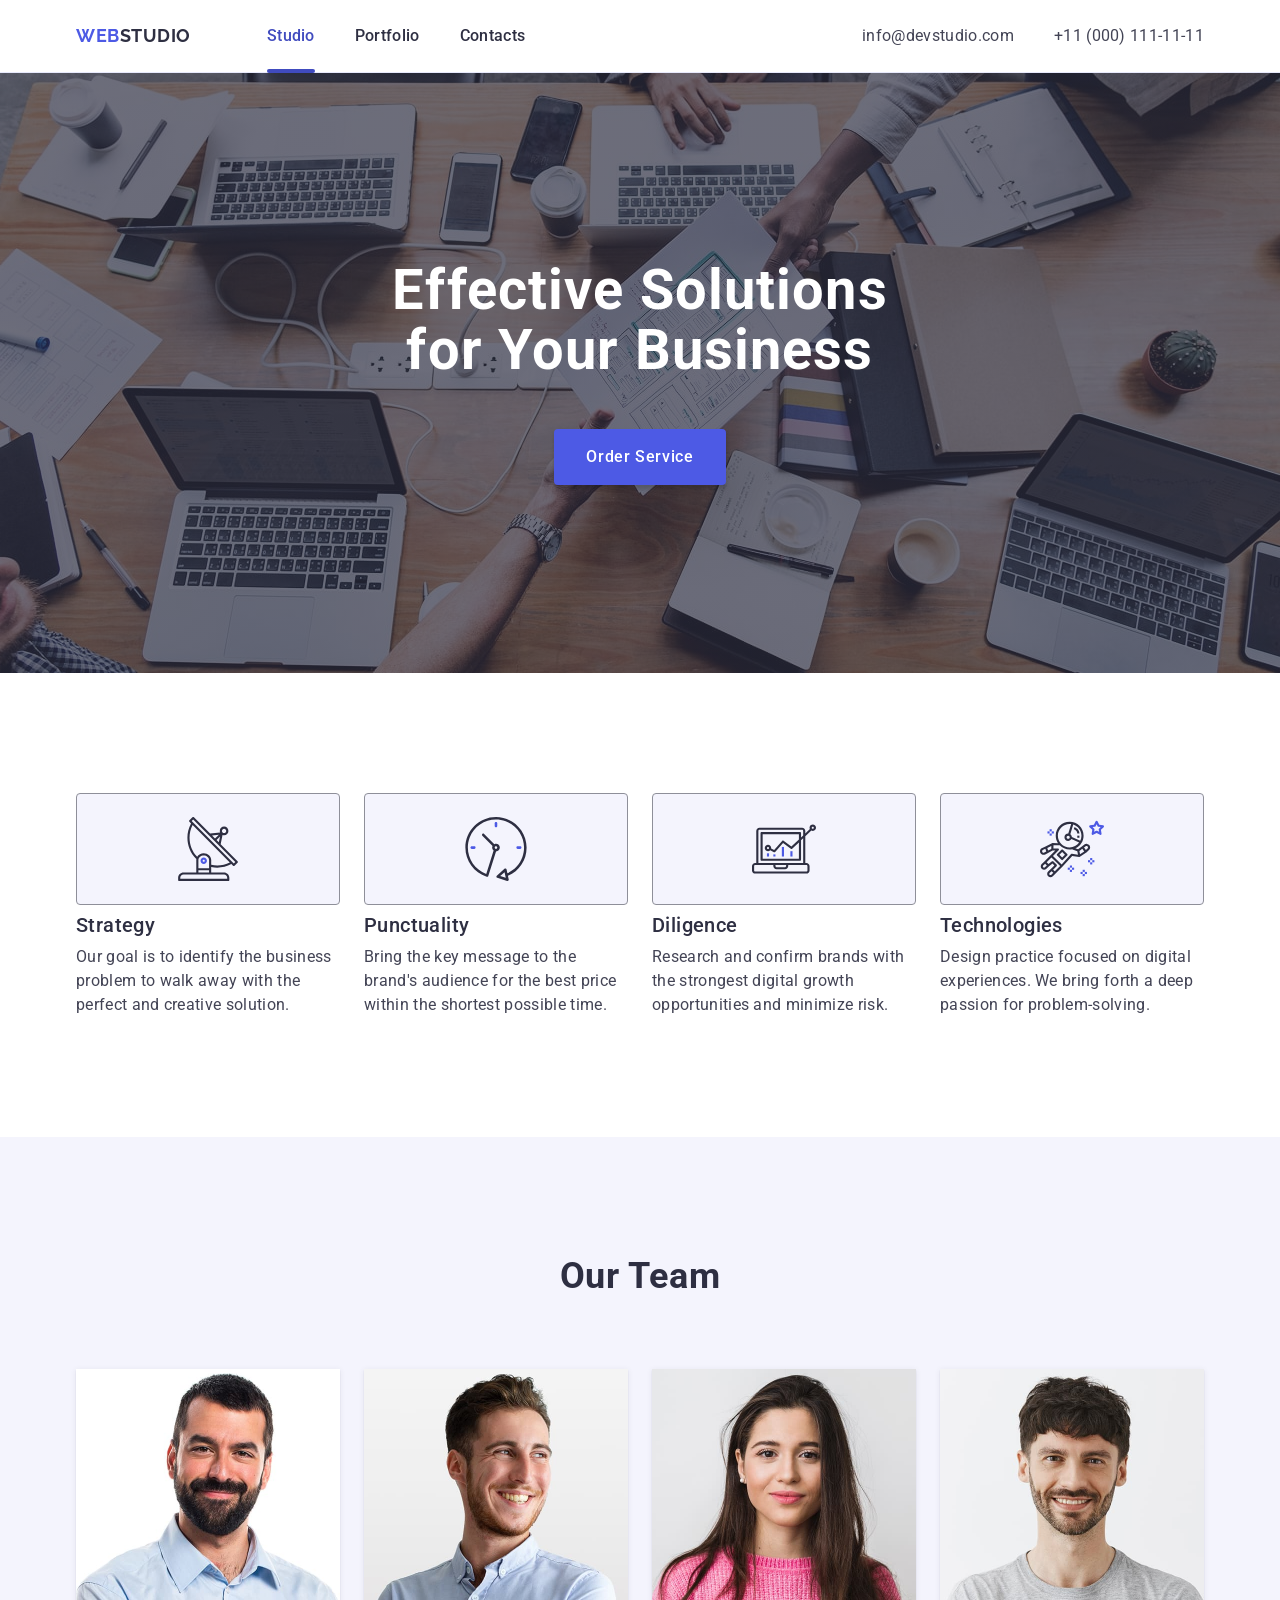
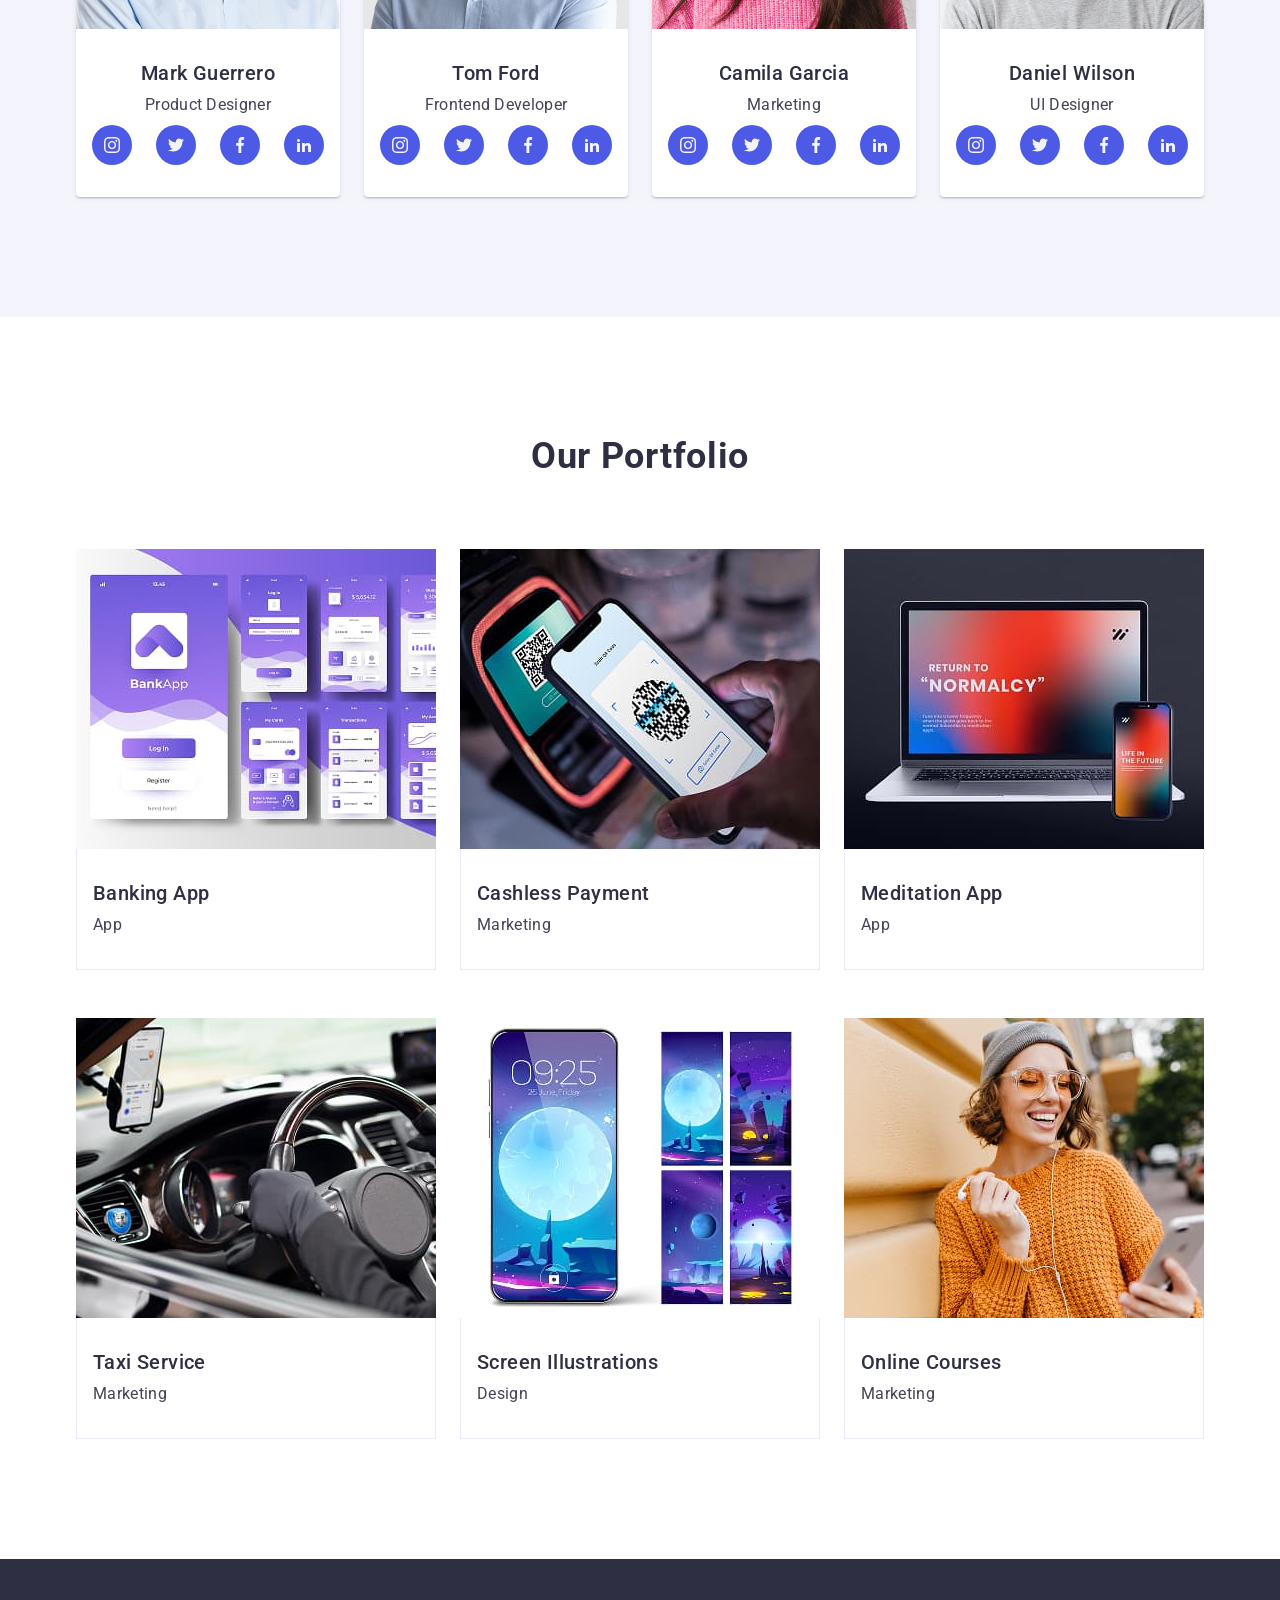
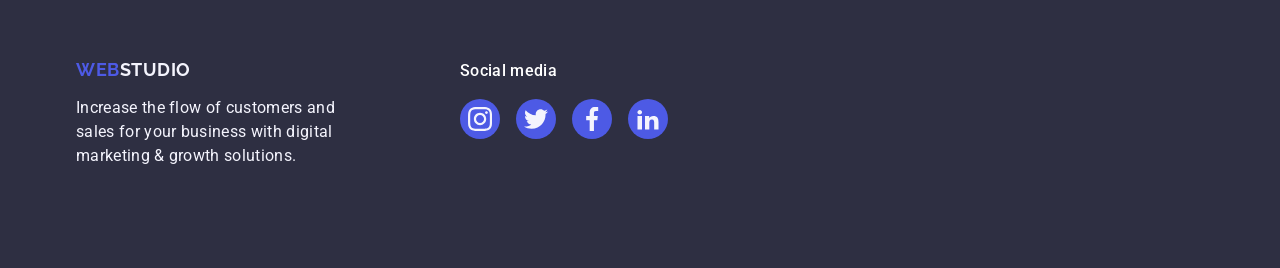
<file: index.html>
<!DOCTYPE html>
<html lang="en">
  <head>
    <meta charset="UTF-8" />
    <meta name="viewport" content="width=device-width, initial-scale=1.0" />
    <title>WebStudio</title>

    <link
      rel="stylesheet"
      href="https://cdnjs.cloudflare.com/ajax/libs/modern-normalize/3.0.1/modern-normalize.min.css"
      integrity="sha512-q6WgHqiHlKyOqslT/lgBgodhd03Wp4BEqKeW6nNtlOY4quzyG3VoQKFrieaCeSnuVseNKRGpGeDU3qPmabCANg=="
      crossorigin="anonymous"
      referrerpolicy="no-referrer"
    />
    <link rel="preconnect" href="https://fonts.googleapis.com" />
    <link rel="preconnect" href="https://fonts.gstatic.com" crossorigin />
    <link
      href="https://fonts.googleapis.com/css2?family=Raleway:wght@700&family=Roboto:wght@400;500;700&display=swap"
      rel="stylesheet"
    />
    <link rel="stylesheet" href="./css/styles.css" />
  </head>
  <body>
    <header class="page-header">
      <div class="container header-container">
        <nav class="header-nav">
          <a class="logo header-logo" href="./index.html"
            >Web<span class="logo-part">Studio</span></a
          >
          <ul class="nav-list">
            <li class="nav-item">
              <a class="nav-link current" href="./index.html">Studio</a>
            </li>
            <li class="nav-item"><a class="nav-link" href="">Portfolio</a></li>
            <li class="nav-item"><a class="nav-link" href="">Contacts</a></li>
          </ul>
        </nav>

        <address class="address">
          <ul class="address-list">
            <li class="address-item">
              <a class="address-link" href="mailto:info@devstudio.com"
                >info@devstudio.com</a
              >
            </li>
            <li class="address-item">
              <a class="address-link" href="tel:+110001111111"
                >+11 (000) 111-11-11</a
              >
            </li>
          </ul>
        </address>
      </div>
    </header>

    <main>
      <section class="hero">
        <div class="container">
          <h1 class="hero-title">Effective Solutions for Your Business</h1>
          <button class="hero-button" type="button">Order Service</button>
        </div>
      </section>

      <section class="section advantages">
        <div class="container">
          <h2 class="visually-hidden">Our advantages</h2>
          <ul class="advantages-list">
            <li class="advantages-item">
              <div class="advantages-icon">
                <svg class="advantages-svg" width="64" height="64">
                  <use href="./images/icons.svg#icon-antenna"></use>
                </svg>
              </div>
              <h3 class="subtitle">Strategy</h3>
              <p class="section-text">
                Our goal is to identify the business problem to walk away with
                the perfect and creative solution.
              </p>
            </li>
            <li class="advantages-item">
              <div class="advantages-icon">
                <svg class="advantages-svg" width="64" height="64">
                  <use href="./images/icons.svg#icon-clock"></use>
                </svg>
              </div>
              <h3 class="subtitle">Punctuality</h3>
              <p class="section-text">
                Bring the key message to the brand's audience for the best price
                within the shortest possible time.
              </p>
            </li>
            <li class="advantages-item">
              <div class="advantages-icon">
                <svg class="advantages-svg" width="64" height="64">
                  <use href="./images/icons.svg#icon-diagram"></use>
                </svg>
              </div>
              <h3 class="subtitle">Diligence</h3>
              <p class="section-text">
                Research and confirm brands with the strongest digital growth
                opportunities and minimize risk.
              </p>
            </li>
            <li class="advantages-item">
              <div class="advantages-icon">
                <svg class="advantages-svg" width="64" height="64">
                  <use href="./images/icons.svg#icon-astronaut"></use>
                </svg>
              </div>
              <h3 class="subtitle">Technologies</h3>
              <p class="section-text">
                Design practice focused on digital experiences. We bring forth a
                deep passion for problem-solving.
              </p>
            </li>
          </ul>
        </div>
      </section>
      <section class="section team">
        <div class="container">
          <h2 class="section-title">Our Team</h2>
          <ul class="team-list">
            <li class="team-item">
              <img
                src="./images/team/img-3.jpg"
                alt="photo Mark"
                width="264"
                height="260"
              />
              <div class="section-content">
                <h3 class="subtitle">Mark Guerrero</h3>
                <p class="section-text team-p">Product Designer</p>
                <ul class="team-icon-list">
                  <li class="team-icon-item">
                    <a
                      class="team-icon-link"
                      href="../images/icons.svg"
                      target="_blank"
                    >
                      <svg class="team-icon" width="16" height="16">
                        <use href="./images/icons.svg#icon-instagram"></use>
                      </svg>
                    </a>
                  </li>
                  <li class="team-icon-item">
                    <a
                      class="team-icon-link"
                      href="../images/icons.svg"
                      target="_blank"
                    >
                      <svg class="team-icon" width="16" height="16">
                        <use href="./images/icons.svg#icon-twitter"></use>
                      </svg>
                    </a>
                  </li>
                  <li class="team-icon-item">
                    <a
                      class="team-icon-link"
                      href="../images/icons.svg"
                      target="_blank"
                    >
                      <svg class="team-icon" width="16" height="16">
                        <use href="./images/icons.svg#icon-facebook"></use>
                      </svg>
                    </a>
                  </li>
                  <li class="team-icon-item">
                    <a
                      class="team-icon-link"
                      href="../images/icons.svg"
                      target="_blank"
                    >
                      <svg class="team-icon" width="16" height="16">
                        <use href="./images/icons.svg#icon-linkedin2"></use>
                      </svg>
                    </a>
                  </li>
                </ul>
              </div>
            </li>
            <li class="team-item">
              <img
                src="./images/team/img-2.jpg"
                alt="photo Tom"
                width="264"
                height="260"
              />
              <div class="section-content">
                <h3 class="subtitle">Tom Ford</h3>
                <p class="section-text team-p">Frontend Developer</p>
                <ul class="team-icon-list">
                  <li class="team-icon-item">
                    <a
                      class="team-icon-link"
                      href="../images/icons.svg"
                      target="_blank"
                    >
                      <svg class="team-icon" width="16" height="16">
                        <use href="./images/icons.svg#icon-instagram"></use>
                      </svg>
                    </a>
                  </li>
                  <li class="team-icon-item">
                    <a
                      class="team-icon-link"
                      href="../images/icons.svg"
                      target="_blank"
                    >
                      <svg class="team-icon" width="16" height="16">
                        <use href="./images/icons.svg#icon-twitter"></use>
                      </svg>
                    </a>
                  </li>
                  <li class="team-icon-item">
                    <a
                      class="team-icon-link"
                      href="../images/icons.svg"
                      target="_blank"
                    >
                      <svg class="team-icon" width="16" height="16">
                        <use href="./images/icons.svg#icon-facebook"></use>
                      </svg>
                    </a>
                  </li>
                  <li class="team-icon-item">
                    <a
                      class="team-icon-link"
                      href="../images/icons.svg"
                      target="_blank"
                    >
                      <svg class="team-icon" width="16" height="16">
                        <use href="./images/icons.svg#icon-linkedin2"></use>
                      </svg>
                    </a>
                  </li>
                </ul>
              </div>
            </li>
            <li class="team-item">
              <img
                src="./images/team/img-1.jpg"
                alt="photo Camila"
                width="264"
                height="260"
              />
              <div class="section-content">
                <h3 class="subtitle">Camila Garcia</h3>
                <p class="section-text team-p">Marketing</p>
                <ul class="team-icon-list">
                  <li class="team-icon-item">
                    <a
                      class="team-icon-link"
                      href="../images/icons.svg"
                      target="_blank"
                    >
                      <svg class="team-icon" width="16" height="16">
                        <use href="./images/icons.svg#icon-instagram"></use>
                      </svg>
                    </a>
                  </li>
                  <li class="team-icon-item">
                    <a
                      class="team-icon-link"
                      href="../images/icons.svg"
                      target="_blank"
                    >
                      <svg class="team-icon" width="16" height="16">
                        <use href="./images/icons.svg#icon-twitter"></use>
                      </svg>
                    </a>
                  </li>
                  <li class="team-icon-item">
                    <a
                      class="team-icon-link"
                      href="../images/icons.svg"
                      target="_blank"
                    >
                      <svg class="team-icon" width="16" height="16">
                        <use href="./images/icons.svg#icon-facebook"></use>
                      </svg>
                    </a>
                  </li>
                  <li class="team-icon-item">
                    <a
                      class="team-icon-link"
                      href="../images/icons.svg"
                      target="_blank"
                    >
                      <svg class="team-icon" width="16" height="16">
                        <use href="./images/icons.svg#icon-linkedin2"></use>
                      </svg>
                    </a>
                  </li>
                </ul>
              </div>
            </li>
            <li class="team-item">
              <img
                src="./images/team/img.jpg"
                alt="photo Daniel"
                width="264"
                height="260"
              />
              <div class="section-content">
                <h3 class="subtitle">Daniel Wilson</h3>
                <p class="section-text team-p">UI Designer</p>
                <ul class="team-icon-list">
                  <li class="team-icon-item">
                    <a
                      class="team-icon-link"
                      href="../images/icons.svg"
                      target="_blank"
                    >
                      <svg class="team-icon" width="16" height="16">
                        <use href="./images/icons.svg#icon-instagram"></use>
                      </svg>
                    </a>
                  </li>
                  <li class="team-icon-item">
                    <a
                      class="team-icon-link"
                      href="../images/icons.svg"
                      target="_blank"
                    >
                      <svg class="team-icon" width="16" height="16">
                        <use href="./images/icons.svg#icon-twitter"></use>
                      </svg>
                    </a>
                  </li>
                  <li class="team-icon-item">
                    <a
                      class="team-icon-link"
                      href="../images/icons.svg"
                      target="_blank"
                    >
                      <svg class="team-icon" width="16" height="16">
                        <use href="./images/icons.svg#icon-facebook"></use>
                      </svg>
                    </a>
                  </li>
                  <li class="team-icon-item">
                    <a
                      class="team-icon-link"
                      href="../images/icons.svg"
                      target="_blank"
                    >
                      <svg class="team-icon" width="16" height="16">
                        <use href="./images/icons.svg#icon-linkedin2"></use>
                      </svg>
                    </a>
                  </li>
                </ul>
              </div>
            </li>
          </ul>
        </div>
      </section>
      <section class="section portfolio">
        <div class="container">
          <h2 class="section-title">Our Portfolio</h2>
          <ul class="portfolio-list">
            <li class="portfolio-item">
              <div class="thumb">
                <img
                  class="portfolio-img"
                  src="./images/portfolio/img1.jpg"
                  alt="bankapp"
                  width="360"
                  height="300"
                />
                <p class="overlay">
                  14 Stylish and User-Friendly App Design Concepts · Task
                  Manager App · Calorie Tracker App · Exotic Fruit Ecommerce App
                  · Cloud Storage App
                </p>
              </div>
              <div class="section-content">
                <h3 class="subtitle">Banking App</h3>
                <p class="section-text">App</p>
              </div>
            </li>
            <li class="portfolio-item">
              <div class="thumb">
                <img
                  class="portfolio-img"
                  src="./images/portfolio/img2.jpg"
                  alt="Cashless Payment"
                  width="360"
                  height="300"
                />
                <p class="overlay">
                  14 Stylish and User-Friendly App Design Concepts · Task
                  Manager App · Calorie Tracker App · Exotic Fruit Ecommerce App
                  · Cloud Storage App
                </p>
              </div>
              <div class="section-content">
                <h3 class="subtitle">Cashless Payment</h3>
                <p class="section-text">Marketing</p>
              </div>
            </li>
            <li class="portfolio-item">
              <div class="thumb">
                <img
                  class="portfolio-img"
                  src="./images/portfolio/img3.jpg"
                  alt="Meditation App"
                  width="360"
                  height="300"
                />
                <p class="overlay">
                  14 Stylish and User-Friendly App Design Concepts · Task
                  Manager App · Calorie Tracker App · Exotic Fruit Ecommerce App
                  · Cloud Storage App
                </p>
              </div>
              <div class="section-content">
                <h3 class="subtitle">Meditation App</h3>
                <p class="section-text">App</p>
              </div>
            </li>
            <li class="portfolio-item">
              <div class="thumb">
                <img
                  class="portfolio-img"
                  src="./images/portfolio/img4.jpg"
                  alt="Taxi Service"
                  width="360"
                  height="300"
                />
                <p class="overlay">
                  14 Stylish and User-Friendly App Design Concepts · Task
                  Manager App · Calorie Tracker App · Exotic Fruit Ecommerce App
                  · Cloud Storage App
                </p>
              </div>
              <div class="section-content">
                <h3 class="subtitle">Taxi Service</h3>
                <p class="section-text">Marketing</p>
              </div>
            </li>
            <li class="portfolio-item">
              <div class="thumb">
                <img
                  class="portfolio-img"
                  src="./images/portfolio/img5.jpg"
                  alt="Screen Illustrations"
                  width="360"
                  height="300"
                />
                <p class="overlay">
                  14 Stylish and User-Friendly App Design Concepts · Task
                  Manager App · Calorie Tracker App · Exotic Fruit Ecommerce App
                  · Cloud Storage App
                </p>
              </div>
              <div class="section-content">
                <h3 class="subtitle">Screen Illustrations</h3>
                <p class="section-text">Design</p>
              </div>
            </li>
            <li class="portfolio-item">
              <div class="thumb">
                <img
                  class="portfolio-img"
                  src="./images/portfolio/img6.jpg"
                  alt="Online Courses"
                  width="360"
                  height="300"
                />

                <p class="overlay">
                  14 Stylish and User-Friendly App Design Concepts · Task
                  Manager App · Calorie Tracker App · Exotic Fruit Ecommerce App
                  · Cloud Storage App
                </p>
              </div>
              <div class="section-content">
                <h3 class="subtitle">Online Courses</h3>
                <p class="section-text">Marketing</p>
              </div>
            </li>
          </ul>
        </div>
      </section>
    </main>
    <footer class="page-footer">
      <div class="container">
        <div class="footer-logo-text">
          <a class="logo footer-logo" href="./index.html"
            >Web<span class="logo-part">Studio</span></a
          >
          <p class="footer-text">
            Increase the flow of customers and sales for your business with
            digital marketing & growth solutions.
          </p>
        </div>
        <div class="footer-social">
          <p class="footer-social-p">Social media</p>
          <ul class="footer-icon-list">
            <li class="footer-icon-item">
              <a
                class="team-icon-link footer"
                href="../images/icons.svg"
                target="_blank"
              >
                <svg class="team-icon" width="24" height="24">
                  <use href="./images/icons.svg#icon-instagram"></use>
                </svg>
              </a>
            </li>
            <li class="footer-icon-item">
              <a
                class="team-icon-link footer"
                href="../images/icons.svg"
                target="_blank"
              >
                <svg class="team-icon" width="24" height="24">
                  <use href="./images/icons.svg#icon-twitter"></use>
                </svg>
              </a>
            </li>
            <li class="footer-icon-item">
              <a
                class="team-icon-link footer"
                href="../images/icons.svg"
                target="_blank"
              >
                <svg class="team-icon" width="24" height="24">
                  <use href="./images/icons.svg#icon-facebook"></use>
                </svg>
              </a>
            </li>
            <li class="footer-icon-item">
              <a
                class="team-icon-link footer"
                href="../images/icons.svg"
                target="_blank"
              >
                <svg class="team-icon" width="24" height="24">
                  <use href="./images/icons.svg#icon-linkedin2"></use>
                </svg>
              </a>
            </li>
          </ul>
        </div>
      </div>
    </footer>
  </body>
</html>
</file>
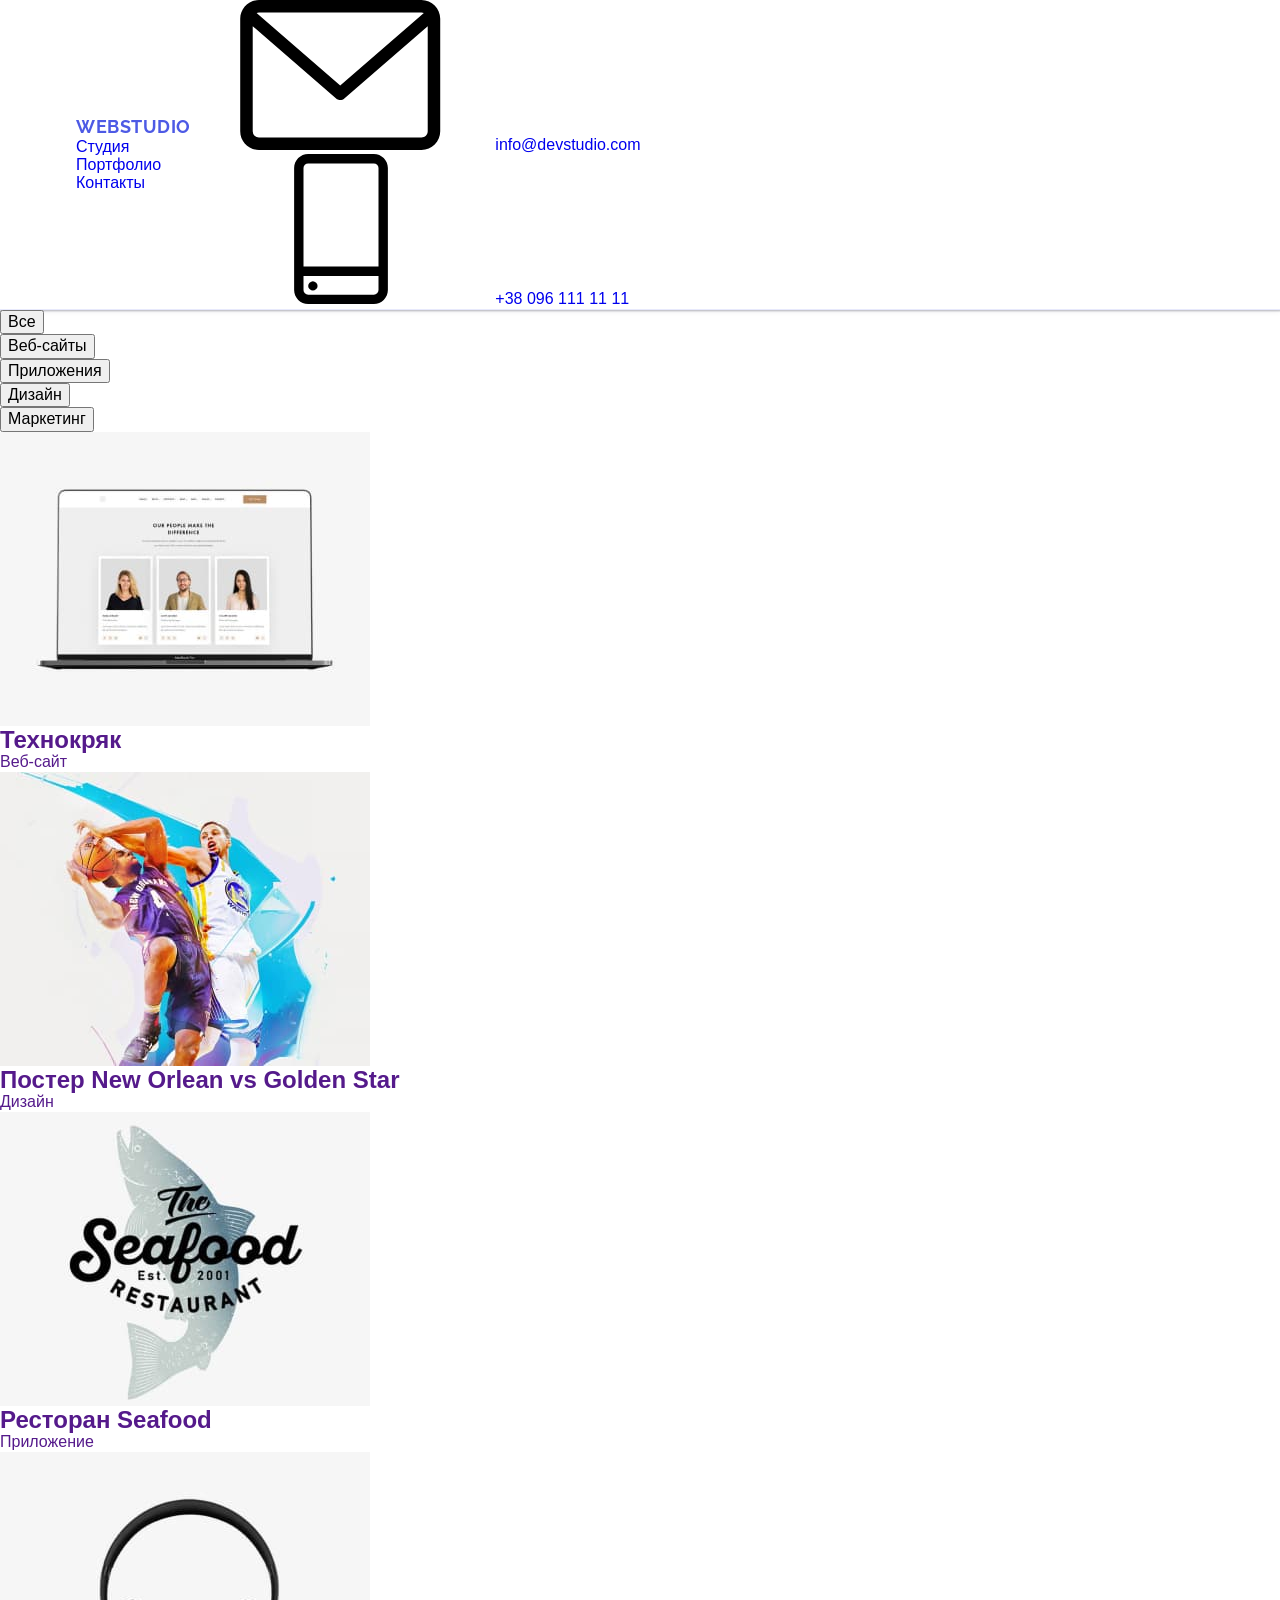
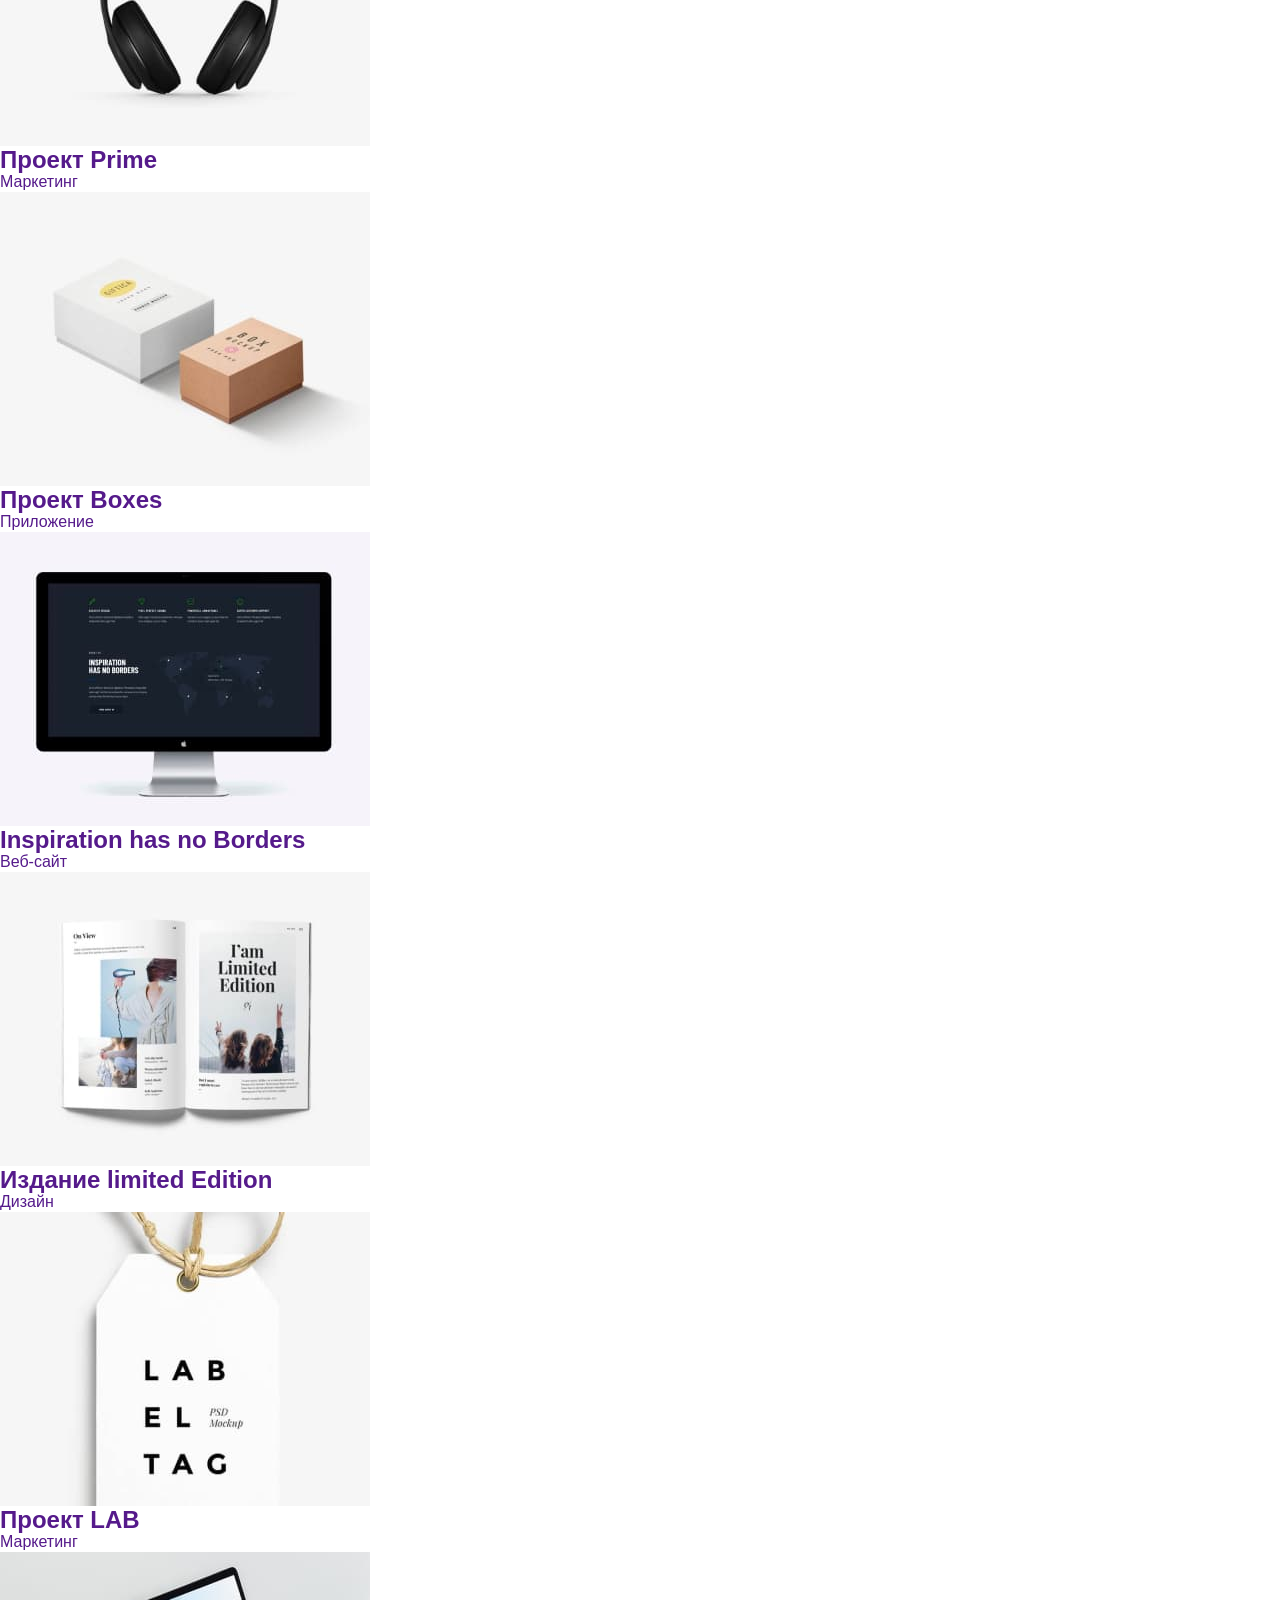
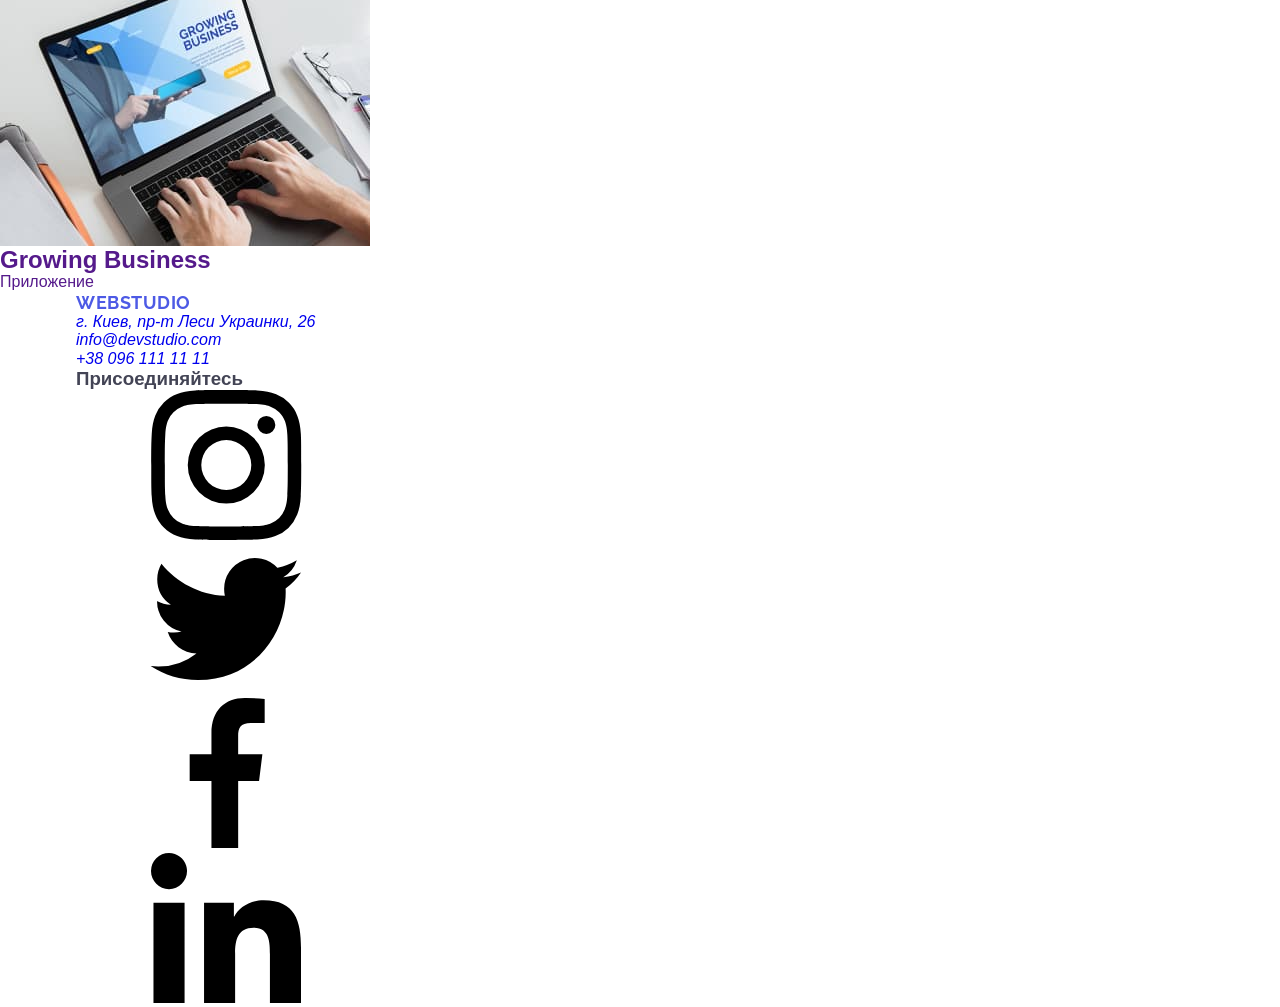
<file: portfolio.html>
<!DOCTYPE html>
<html lang="ru">
<head>
    <meta charset="UTF-8">
    <meta name="viewport" content="width=device-width, initial-scale=1.0">
    <title>Портфолио</title>
    <link href="https://fonts.googleapis.com/css2?family=Raleway:wght@700&display=swap" rel="stylesheet">
    <link rel="stylesheet" href="https://cdnjs.cloudflare.com/ajax/libs/modern-normalize/1.0.0/modern-normalize.min.css" />
    <link rel="stylesheet" href="./css/styles.css">
</head>

<body>
<!-- шапка сайта -->

<header class="page-header">
    <div class="container header-container">
        <nav class="navigation">
            <a href="./index.html" class="logo"> Web<span class="logo-studio">Studio</span></a>
        
            <ul class="list site-nav">
                <li class="item"><a href="./index.html" class="link">Студия</a></li>
                <li class="item"><a href="./portfolio.html" class="link">Портфолио</a></li>
                <li class="item"><a href="#contacts" class="link">Контакты</a></li>
            </ul>
        </nav>
        
        <ul class="list auth-nav">
            <li class="item"><a href="mailto:info@devstudio.com" class="link link-mail">
                    <svg class="email-icon">
                        <use href="./images/icons/sprite.svg#icon-envelope"></use>
                    </svg>
                    info@devstudio.com</a></li>
            <li class="item"><a href="tel:+380961111111" class="link link-tell">
                    <svg class="tell-icon">
                        <use href="./images/icons/sprite.svg#icon-smartphone"></use>
                    </svg>
                    +38 096 111 11 11</a></li>
        </ul>        
    </div>
        
</header>

<main>
    <div class="progect-container">
        <div class="filtr">
            <ul class="list nav-progect">
                <li class="item"><button class="btn-filtr" type="button">Все</button></li>
                <li class="item"><button class="btn-filtr" type="button">Веб-сайты</button></li>
                <li class="item"><button class="btn-filtr" type="button">Приложения</button></li>
                <li class="item"><button class="btn-filtr" type="button">Дизайн</button></li>
                <li class="item"><button class="btn-filtr" type="button">Маркетинг</button></li>
            </ul>
        </div>
        
        <section>
            <h1 class="visually-hidden">Проекты</h1>
            <ul class="list progect-set">
                <li class="progect-item">
                    <a href="" class="link">
                        <img src="./images/portfolio/tehnokrak.jpg" alt="Технокряк" width="370">
                        <h2 class="projects">Технокряк</h2>
                        <p class="progect-position">Веб-сайт</p>
                    </a>
        
                </li>
                <li class="progect-item">
                    <a href="" class="link">
                        <img src="./images/portfolio/poster.jpg" alt="Постер" width="370">
                        <h2 class="projects">Постер New Orlean vs Golden Star</h2>
                        <p class="progect-position">Дизайн</p>
                    </a>
        
                </li>
                <li class="progect-item">
                    <a href="" class="link">
                        <img src="./images/portfolio/restoran.jpg" alt="Ресторан" width="370">
                        <h2 class="projects">Ресторан Seafood</h2>
                        <p class="progect-position">Приложение</p>
                    </a>
        
                </li>
                <li class="progect-item">
                    <a href="" class="link">
                        <img src="./images/portfolio/prime.jpg" alt="Проект Прайм" width="370">
                        <h2 class="projects">Проект Prime</h2>
                        <p class="progect-position">Маркетинг</p>
                    </a>
        
                </li>
                <li class="progect-item">
                    <a href="" class="link">
                        <img src="./images/portfolio/boxes.jpg" alt="проект боксес" width="370">
                        <h2 class="projects">Проект Boxes</h2>
                        <p class="progect-position">Приложение</p>
                    </a>
        
                </li>
                <li class="progect-item">
                    <a href="" class="link">
                        <img src="./images/portfolio/inspiration.jpg" alt="Инсперейшн" width="370">
                        <h2 class="projects">Inspiration has no Borders</h2>
                        <p class="progect-position">Веб-сайт</p>
                    </a>
        
                </li>
                <li class="progect-item">
                    <a href="" class="link">
                        <img src="./images/portfolio/izdanie.jpg" alt="Издание" width="370">
                        <h2 class="projects">Издание limited Edition</h2>
                        <p class="progect-position">Дизайн</p>
                    </a>
        
                </li>
                <li class="progect-item">
                    <a href="" class="link">
                        <img src="./images/portfolio/lab.jpg" alt="Проект Лаб" width="370" >
                        <h2 class="projects">Проект LAB</h2>
                        <p class="progect-position">Маркетинг</p>
                    </a>
        
                </li>
                <li class="progect-item">
                    <a href="" class="link">
                        <img src="./images/portfolio/business.jpg" alt="Растущий бизнес" width="370">
                        <h2 class="projects">Growing Business</h2>
                        <p class="progect-position">Приложение</p>
                    </a>
        
                </li>
            </ul>
        
        
        </section>

    </div>
    
</main>

<!--подвал страницы-->
<footer class="dark-bg"><div class="container">
    <div class="container-footer">
        <div>
            <a href="./index.html" class="logo"> Web<span class="logofooter-studio">Studio</span></a>
            <address id="contacts">
                <ul class="list addres">
                    <li class="addres-item"><a href="https://goo.gl/maps/w4ZzttCR3XMQxua66" class="link addres-style"
                            target="_blank" rel="noopener noreferer">г.
                            Киев, пр-т Леси Украинки, 26</a></li>
                    <li class="addres-item"><a href="mailto:info@devstudio.com"
                            class="link addres-contact">info@devstudio.com</a></li>
                    <li class="addres-item"><a href="tel:+380961111111" class="link addres-contact">+38 096 111 11
                            11</a></li>
                </ul>
            </address>
        </div>
        <div class="footer-social">
            <h3 class="details-title">Присоединяйтесь</h3>
            <ul class="list social-icons">
                <li class="social-icons-item">
                    <a class="social-icons-linkfooter" href="https://instagram.com/" target="_blank"
                        rel="noopener noreferer" aria-label="Instagram">
                        <svg class="social-icon-footer">
                            <use href="./images/icons/sprite.svg#icon-instagram"></use>
                        </svg>
                    </a>
                </li>
                <li class="social-icons-item">
                    <a class="social-icons-linkfooter" href="https://twitter.com/" target="_blank"
                        rel="noopener noreferer" aria-label="Instagram">
                        <svg class="social-icon-footer">
                            <use href="./images/icons/sprite.svg#icon-twitter"></use>
                        </svg>
                    </a>
                </li>
                <li class="social-icons-item">
                    <a class="social-icons-linkfooter" href="https://facebook.com/" target="_blank"
                        rel="noopener noreferer" aria-label="Instagram">
                        <svg class="social-icon-footer">
                            <use href="./images/icons/sprite.svg#icon-facebook"></use>
                        </svg>
                    </a>
                </li>
                <li class="social-icons-item">
                    <a class="social-icons-linkfooter" href="https://linkedin.com/" target="_blank"
                        rel="noopener noreferer" aria-label="Instagram">
                        <svg class="social-icon-footer">
                            <use href="./images/icons/sprite.svg#icon-linkedin"></use>
                        </svg>
                    </a>
                </li>
            </ul>

        </div>
    </div>
</div>
</footer>

</body>
</html>
</file>
<file: css/styles.css>
body {
  font-family: 'Roboto', sans-serif;
  color: #434455;
  background-color: #ffffff;
}
button {
  cursor: pointer;
}

a {
  text-decoration: none;
}

ul {
  list-style-type: none;
  padding: 0;
  margin: 0;
}
p,
h1,
h2,
h3,
h4,
h5,
h6 {
  margin: 0;
}
img {
  display: block;
  max-width: 100%;
  height: auto;
}

.visually-hidden {
  position: absolute;
  width: 1px;
  height: 1px;
  margin: -1px;
  border: 0;
  padding: 0;
  white-space: nowrap;
  clip-path: inset(100%);
  clip: rect(0 0 0 0);
  overflow: hidden;
}

.container {
  max-width: 1158px;
  padding: 0 15px;
  margin: 0 auto;
}

.page-header {
  border-bottom: 1px solid #e7e9fc;
  box-shadow: 0 1px 6px 0 rgba(46, 47, 66, 0.08),
    0 1px 1px 0 rgba(46, 47, 66, 0.16), 0 2px 1px 0 rgba(46, 47, 66, 0.08);
}
.header-container {
  display: flex;
  align-items: center;
}

.logo {
  font-family: 'Raleway', sans-serif;
  font-weight: 700;
  font-size: 18px;
  line-height: 1.17;
  letter-spacing: 0.03em;
  text-transform: uppercase;
  color: #4d5ae5;
}
.header-logo .logo-part {
  color: #2e2f42;
}
.footer-logo .logo-part {
  color: #f4f4fd;
}

.header-logo {
  padding: 24px 0;
  margin-right: 76px;
}
.header-nav {
  display: flex;
  align-items: center;
}
.nav-list {
  display: flex;
  align-items: center;
  gap: 40px;
}
.nav-link {
  font-weight: 500;
  font-size: 16px;
  line-height: 1.5;
  letter-spacing: 0.02em;
  color: #2e2f42;
  padding: 24px 0;
  display: block;
  transition: color 250ms cubic-bezier(0.4, 0, 0.2, 1);
}
.nav-link.current {
  position: relative;
}
.nav-link.current::after {
  content: '';
  position: absolute;
  left: 0;
  bottom: -1px;
  border-radius: 2px;
  width: 100%;
  height: 4px;
  background-color: #404bbf;
}
.nav-link:hover,
.nav-link:focus,
.address-link:hover,
.address-link:focus,
.nav-link.current {
  color: #404bbf;
}
.address {
  font-style: normal;
  margin-left: auto;
}
.address-list {
  display: flex;
  align-items: center;
  gap: 40px;
}
.address-link {
  display: block;
  padding: 24px 0;
  font-size: 16px;
  line-height: 1.5;
  letter-spacing: 0.02em;
  color: #434455;
  transition: color 250ms cubic-bezier(0.4, 0, 0.2, 1);
}
.hero {
  background-color: #2e2f42;
  padding: 188px 0;
  margin: 0 auto;
  max-width: 1440px;
  height: 600px;
  background-image: linear-gradient(
      rgba(46, 47, 66, 0.7),
      rgba(46, 47, 66, 0.7)
    ),
    url(../images/hero-bg.jpg);
  background-repeat: no-repeat;
  background-position: center center;
  background-size: cover;
}
.hero-title {
  font-size: 56px;
  line-height: 1.07;
  letter-spacing: 0.02em;
  text-align: center;
  color: #fff;
  margin: 0 auto 48px;
  max-width: 496px;
}
.hero-button {
  display: block;
  background-color: #4d5ae5;
  font-weight: 500;
  font-size: 16px;
  line-height: 1.5;
  letter-spacing: 0.04em;
  color: #fff;
  border-radius: 4px;
  padding: 16px 32px;
  box-shadow: 0 4px 4px 0 rgba(0, 0, 0, 0.15);
  border: none;
  margin: 0 auto;
  min-width: 169px;
  height: 56px;
  transition: background-color 250ms cubic-bezier(0.4, 0, 0.2, 1);
}
.hero-button:hover,
.hero-button:focus {
  background-color: #404bbf;
}
.section {
  padding-top: 120px;
  padding-bottom: 120px;
}
.section-title {
  font-size: 36px;
  line-height: 1.11;
  letter-spacing: 0.02em;
  text-align: center;
  color: #2e2f42;
  text-transform: capitalize;
  margin-bottom: 72px;
}
.subtitle {
  font-weight: 500;
  font-size: 20px;
  line-height: 1.2;
  letter-spacing: 0.02em;
  color: #2e2f42;
  margin-bottom: 8px;
}
.section-text {
  font-size: 16px;
  line-height: 1.5;
  letter-spacing: 0.02em;
  color: #434455;
}
.section-content {
  padding: 32px 0;
}

.portfolio-item .section-content {
  padding: 32px 16px;
}
.advantages-list {
  display: flex;
  gap: 24px;
}
.advantages-item {
  width: calc((100% - 72px) / 4);
}
.advantages-icon {
  display: flex;
  width: 100%;
  height: 112px;
  justify-content: center;
  align-items: center;
  background-color: #f4f4fd;
  border: 1px solid #8e8f99;
  border-radius: 4px;
  margin-bottom: 8px;
}
.advantages-svg {
  display: block;
  margin: 0 auto;
}
.team {
  background-color: #f4f4fd;
}

.team-list {
  display: flex;
  gap: 24px;
}
.team-item {
  width: calc((100% - 72px) / 4);
  background-color: #fff;
  border-radius: 0 0 4px 4px;
  box-shadow: 0 2px 1px 0 rgba(46, 47, 66, 0.08),
    0 1px 1px 0 rgba(46, 47, 66, 0.16), 0 1px 6px 0 rgba(46, 47, 66, 0.08);
}
.team .subtitle,
.team .section-text {
  text-align: center;
}
.section-text.team-p {
  margin-bottom: 8px;
}
.team-icon-list {
  display: flex;
  gap: 24px;
  justify-content: center;
}
.team-icon-link {
  border-radius: 50%;
  background-color: #4d5ae5;
  display: flex;
  align-items: center;
  justify-content: center;
  width: 40px;
  height: 40px;
  transition: background-color 250ms cubic-bezier(0.4, 0, 0.2, 1);
}
.team-icon {
  fill: #f4f4fd;
}
.team-icon-link:hover,
.team-icon-link:focus {
  background-color: #404bbf;
}
.portfolio-list {
  display: flex;
  flex-wrap: wrap;
  gap: 48px 24px;
}
.portfolio-item {
  width: calc((100% - 48px) / 3);
  transition: box-shadow 250ms cubic-bezier(0.4, 0, 0.2, 1);
}
.portfolio-item:hover,
.portfolio-item:focus {
  box-shadow: 0 2px 1px 0 rgba(46, 47, 66, 0.08),
    0 1px 1px 0 rgba(46, 47, 66, 0.16), 0 1px 6px 0 rgba(46, 47, 66, 0.08);
}
.portfolio-item .section-content {
  border-bottom: 1px solid #e7e9fc;
  border-left: 1px solid #e7e9fc;
  border-right: 1px solid #e7e9fc;
}
.thumb {
  position: relative;
  overflow: hidden;
}
.overlay {
  position: absolute;
  background-color: #4d5ae5;
  padding: 40px 32px;
  font-size: 16px;
  line-height: 1.5;
  letter-spacing: 0.02em;
  color: #f4f4fd;
  top: 0;
  left: 0;
  width: 100%;
  height: 100%;
  transform: translateY(100%);
  transition: transform 250ms cubic-bezier(0.4, 0, 0.2, 1);
}
.portfolio-item:focus,
.portfolio-item:hover .overlay {
  transform: translateY(0);
}
.page-footer {
  background-color: #2e2f42;
  padding-top: 100px;
  padding-bottom: 100px;
}
.page-footer .container {
  display: flex;
  align-items: baseline;
}
.footer-logo-text {
  margin-right: 120px;
}
.footer-logo {
  display: inline-block;
  margin-bottom: 16px;
}

.footer-text {
  font-size: 16px;
  line-height: 1.5;
  letter-spacing: 0.02em;
  color: #f4f4fd;
  width: 264px;
}
.footer-social {
  display: flex;
  flex-direction: column;
  justify-content: center;
  align-items: start;
}
.footer-social-p {
  font-weight: 500;
  font-size: 16px;
  line-height: 1.5;
  letter-spacing: 0.02em;
  color: #fff;
  margin-bottom: 16px;
}
.footer-icon-list {
  display: flex;
  gap: 16px;
  justify-content: center;
}

.team-icon-link.footer:hover,
.team-icon-link.footer:focus {
  background-color: #31d0aa;
}
</file>
